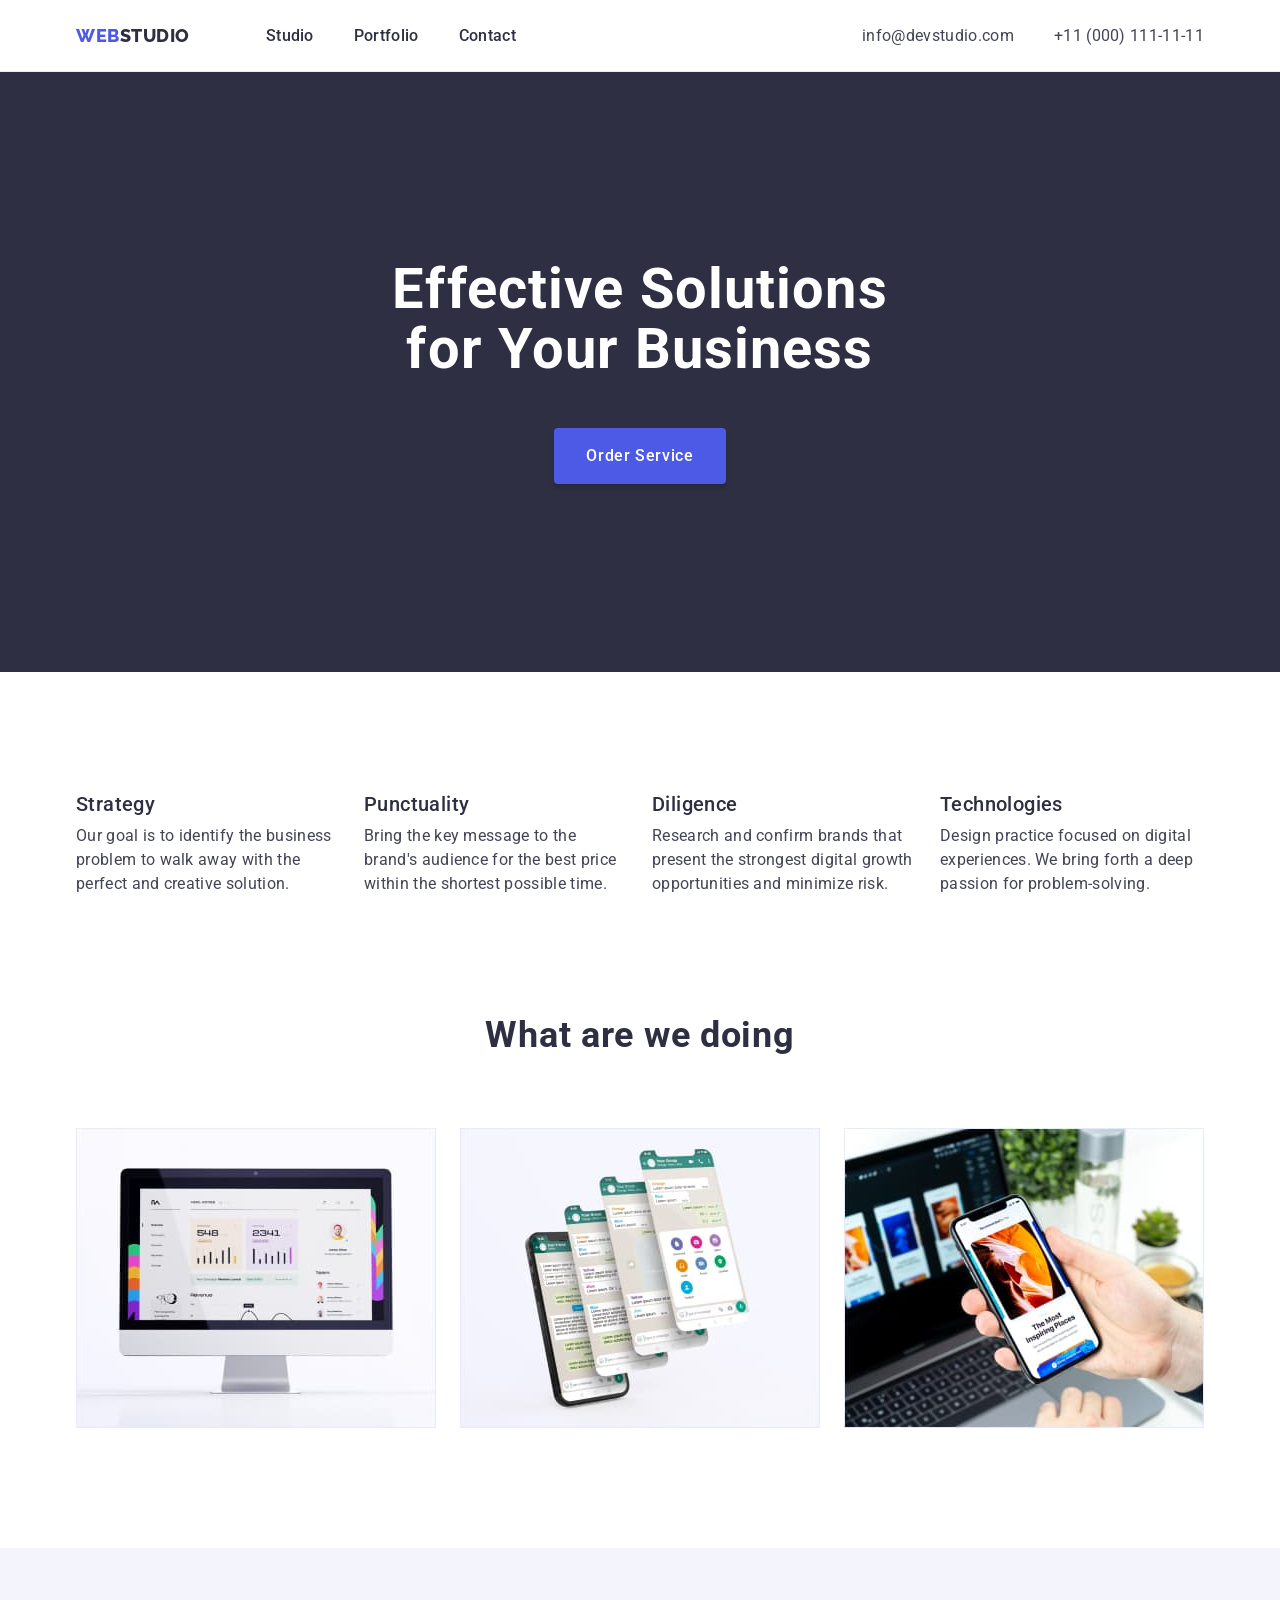
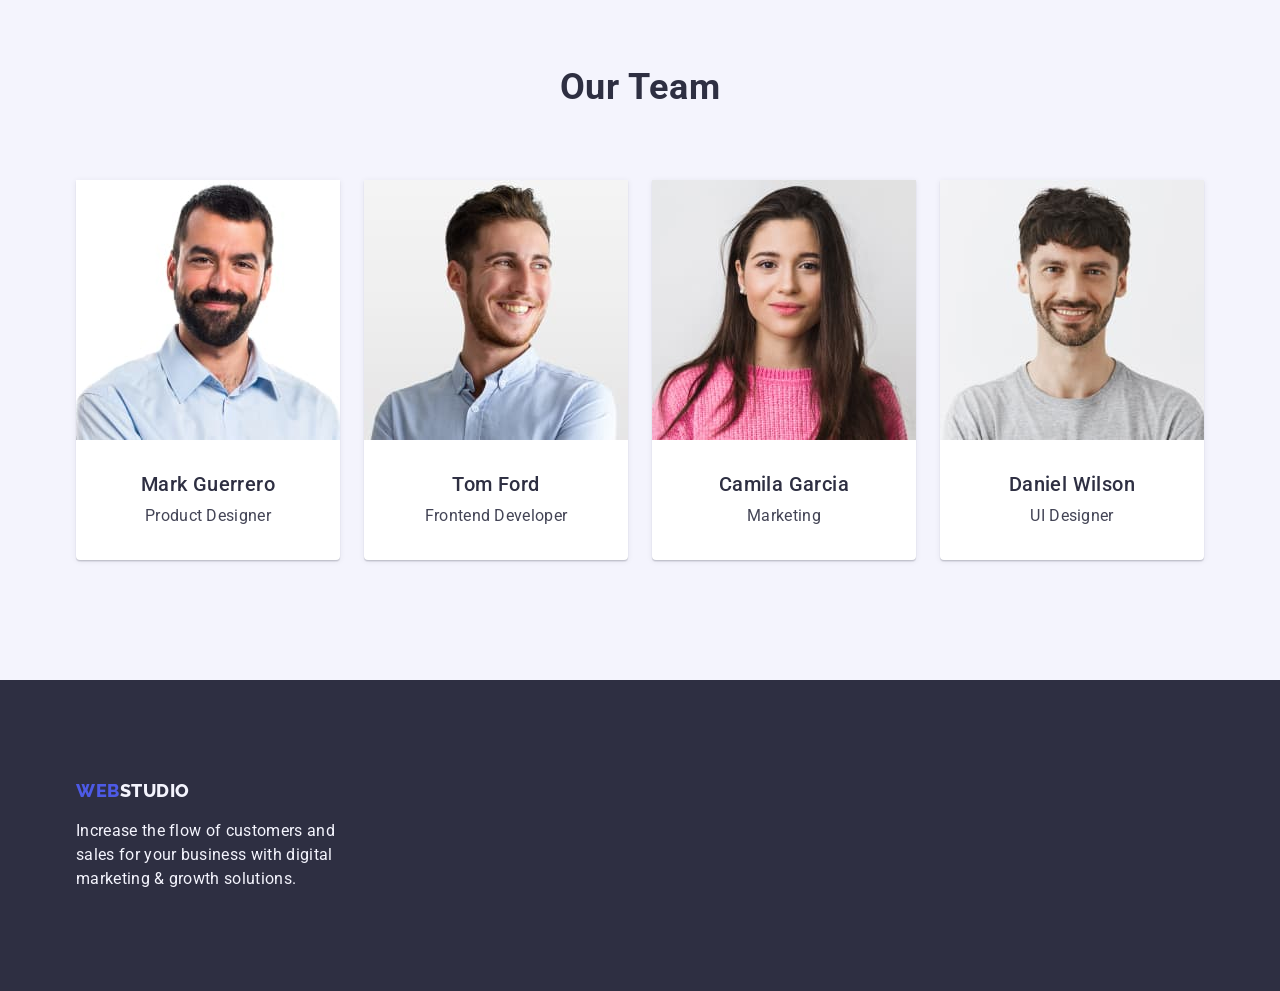
<file: index.html>
<!DOCTYPE html>
<html lang="en">
  <head>
    <meta charset="UTF-8" />
    <meta name="viewport" content="width=device-width, initial-scale=1.0" />
    <link
      href="
https://cdn.jsdelivr.net/npm/modern-normalize@2.0.0/modern-normalize.min.css
"
      rel="stylesheet"
    />
    <link rel="stylesheet" href="css/styles.css" />
    <link
      href="https://fonts.googleapis.com/css2?family=Raleway:wght@800&family=Roboto:wght@400;500;700;900&display=swap"
      rel="stylesheet"
    />

    <title>Webstudio - Home Page</title>
  </head>
  <body>
    <header>
      <div class="container">
        <a class="logo" href="./">Web<span class="accent">Studio</span> </a>
        <nav>
          <ul class="nav-links">
            <li class="text-m-500">
              <a class="link" href="./">Studio</a>
            </li>
            <li class="text-m-500">
              <a class="link" href="./portfolio">Portfolio</a>
            </li>
            <li class="text-m-500">
              <a a class="link" href="./">Contact</a>
            </li>
          </ul>
        </nav>
        <ul class="contact">
          <li class="text-m">
            <a class="link" href="mailto:info@devstudio.com"
              >info@devstudio.com</a
            >
          </li>
          <li class="text-m">
            <a class="link" href="tel:+11(000)111-11-11">+11 (000) 111-11-11</a>
          </li>
        </ul>
      </div>
    </header>
    <main>
      <section class="hero section">
        <div class="container">
          <h1 class="header-xl">Effective Solutions for Your Business</h1>
          <button class="hero-button text-btn" type="button">
            Order Service
          </button>
        </div>
      </section>
      <section class="strong-sides-section section">
        <div class="container">
          <h2 class="visually-hidden">Lorem ipsum dolor sit amet.</h2>
          <ul class="strong-sides">
            <li class="strong-side">
              <h3 class="header-s">Strategy</h3>
              <p class="text-m">
                Our goal is to identify the business problem to walk away with
                the perfect and creative solution.
              </p>
            </li>
            <li class="strong-side">
              <h3 class="header-s">Punctuality</h3>
              <p class="text-m">
                Bring the key message to the brand's audience for the best price
                within the shortest possible time.
              </p>
            </li>
            <li class="strong-side">
              <h3 class="header-s">Diligence</h3>
              <p class="text-m">
                Research and confirm brands that present the strongest digital
                growth opportunities and minimize risk.
              </p>
            </li>
            <li class="strong-side">
              <h3 class="header-s">Technologies</h3>
              <p class="text-m">
                Design practice focused on digital experiences. We bring forth a
                deep passion for problem-solving.
              </p>
            </li>
          </ul>
        </div>
      </section>
      <section class="our-job section">
        <div class="container">
          <h2 class="header-m">What are we doing</h2>
          <ul class="our-job-container">
            <li>
              <img
                width="360"
                height="300"
                src="./images/img1.jpg"
                alt="The image depicts a computer monitor screen with an open application in the background."
              />
            </li>
            <li>
              <img
                width="360"
                height="300"
                src="./images/img2.jpg"
                alt="The cross-section of the WhatsApp application on a phone."
              />
            </li>
            <li>
              <img
                width="360"
                height="300"
                src="./images/img3.jpg"
                alt="The person holding a phone with an open web page. In the background, a website design is visible in a graphic design program."
              />
            </li>
          </ul>
        </div>
      </section>
      <section class="team-presentation section">
        <div class="container">
          <h2 class="header-m">Our Team</h2>
          <ul class="team-members">
            <li class="team-member">
              <img
                width="264"
                height="260"
                src="./images/img4.jpg"
                alt="Mark Guerrero, product designer"
              />
              <div class="team-member-text">
                <h3 class="header-s">Mark Guerrero</h3>
                <p class="text-m">Product Designer</p>
              </div>
            </li>
            <li class="team-member">
              <img
                width="264"
                height="260"
                src="./images/img5.jpg"
                alt="Tom Ford, frontend developer"
              />
              <div class="team-member-text">
                <h3 class="header-s">Tom Ford</h3>
                <p class="text-m">Frontend Developer</p>
              </div>
            </li>
            <li class="team-member">
              <img
                width="264"
                height="260"
                src="./images/img6.jpg"
                alt="Camila Gracia, marketing"
              />
              <div class="team-member-text">
                <h3 class="header-s">Camila Garcia</h3>
                <p class="text-m">Marketing</p>
              </div>
            </li>
            <li class="team-member">
              <img
                width="264"
                height="260"
                src="./images/img7.jpg"
                alt="Daniel Wilson, UI designer"
              />
              <div class="team-member-text">
                <h3 class="header-s">Daniel Wilson</h3>
                <p class="text-m">UI Designer</p>
              </div>
            </li>
          </ul>
        </div>
      </section>
    </main>
    <footer>
      <div class="container">
        <a class="logo" href="./">Web<span class="accent">Studio</span> </a>
        <p class="text-m footer-text">
          Increase the flow of customers and sales for your business with
          digital marketing & growth solutions.
        </p>
      </div>
    </footer>
  </body>
</html>
</file>
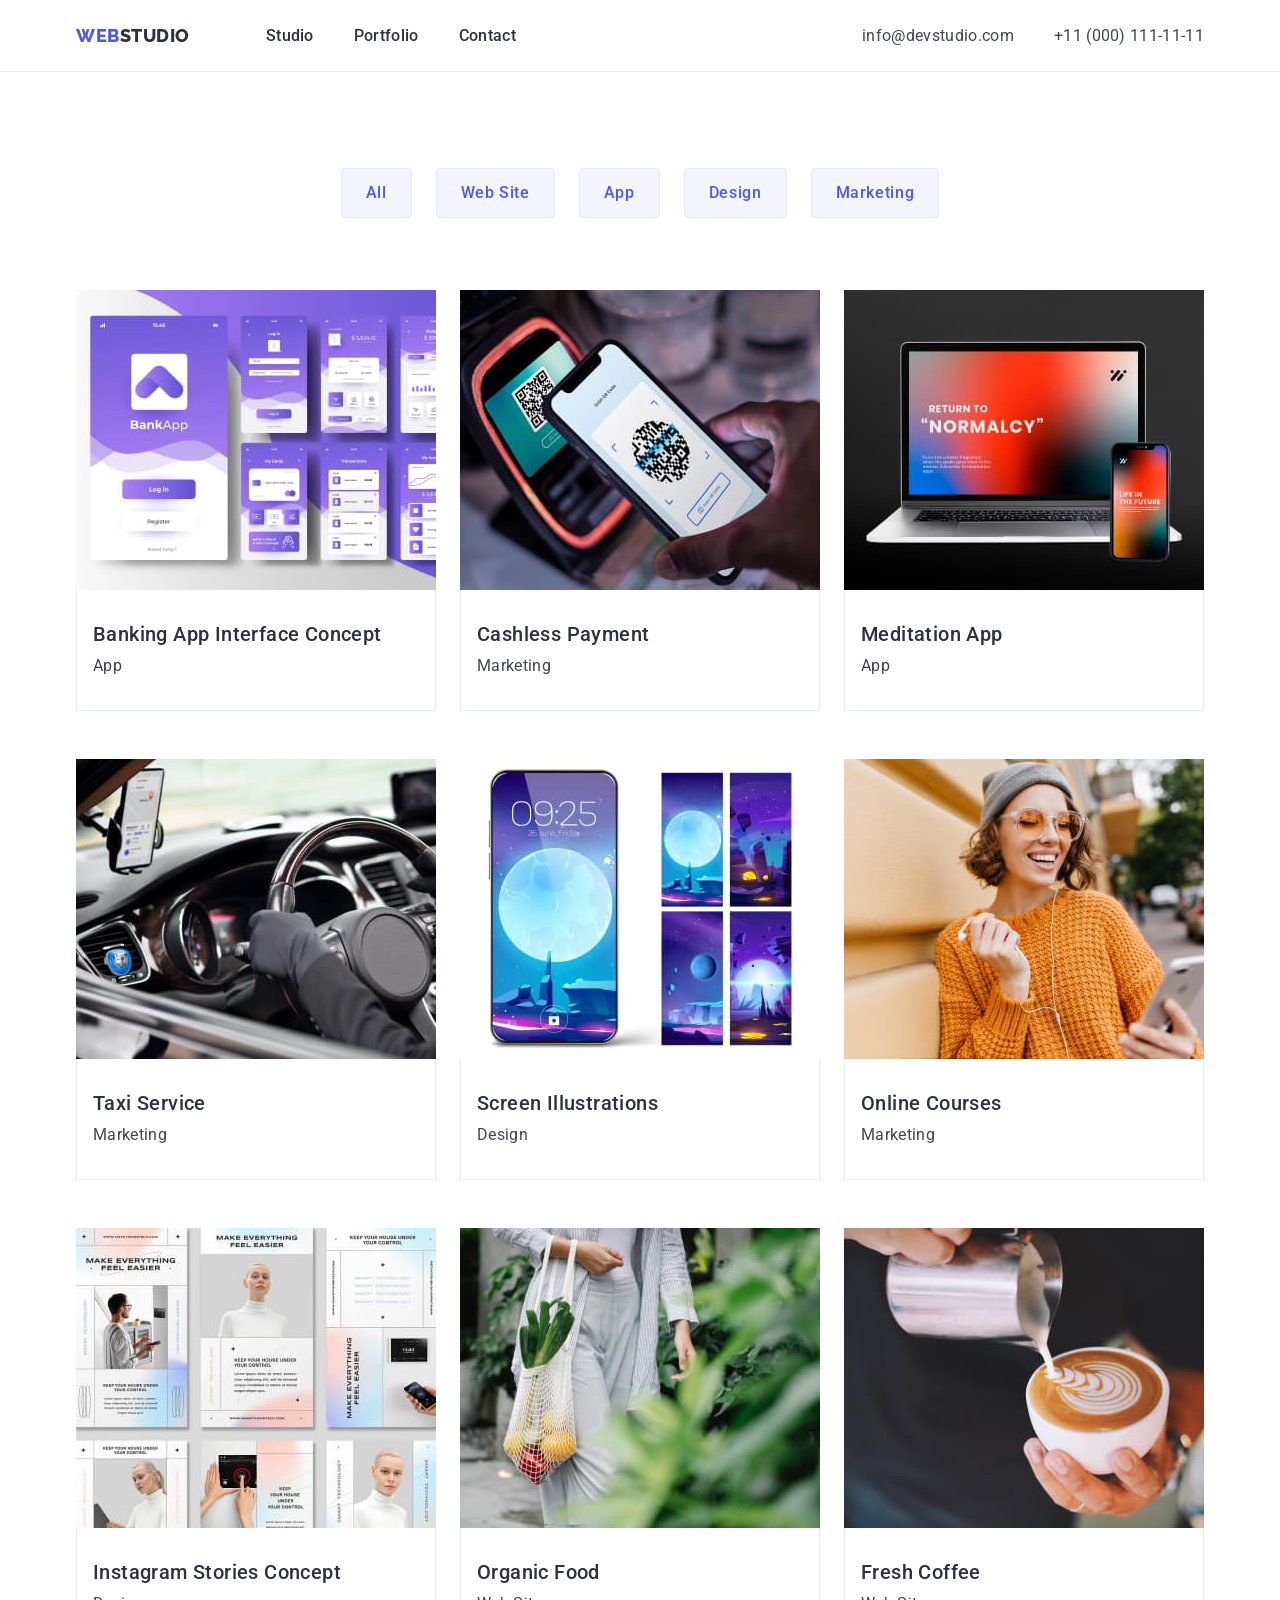
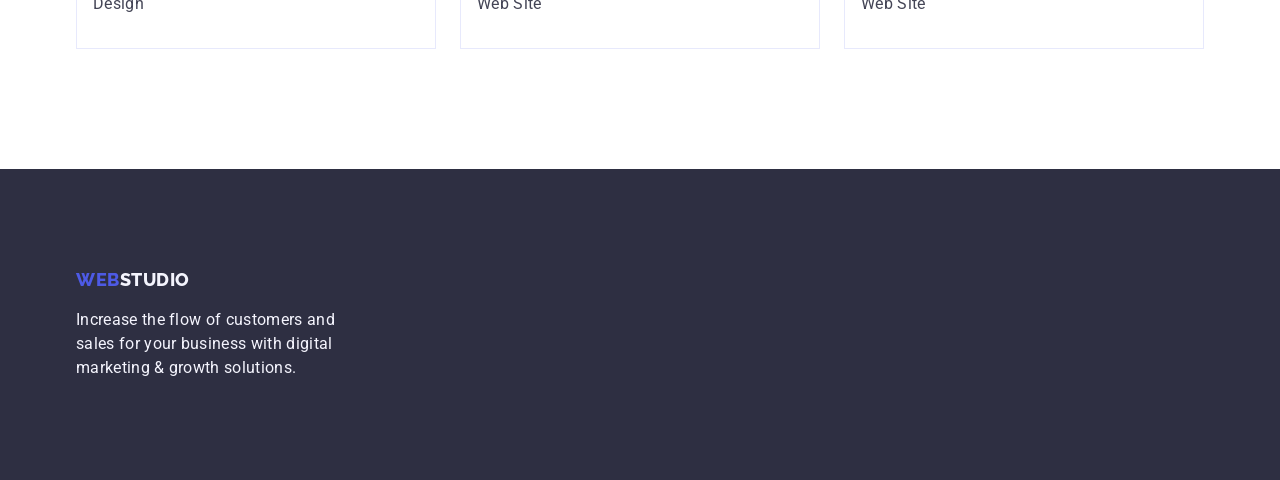
<file: portfolio.html>
<!DOCTYPE html>
<html lang="en">
  <head>
    <meta charset="UTF-8" />
    <meta name="viewport" content="width=device-width, initial-scale=1.0" />
    <title>Webstudio - Portfolio</title>
    <link
      href="
    https://cdn.jsdelivr.net/npm/modern-normalize@2.0.0/modern-normalize.min.css
    "
      rel="stylesheet"
    />
    <link rel="stylesheet" href="css/styles.css" />
    <link
      href="https://fonts.googleapis.com/css2?family=Raleway:wght@800&family=Roboto:wght@400;500;700;900&display=swap"
      rel="stylesheet"
    />
  </head>
  <body>
    <header>
      <div class="container">
        <a class="logo" href="./">Web<span class="accent">Studio</span> </a>
        <nav>
          <ul class="nav-links">
            <li class="text-m-500">
              <a class="link" href="./studio">Studio</a>
            </li>
            <li class="text-m-500">
              <a class="link" href="./portfolio">Portfolio</a>
            </li>
            <li class="text-m-500">
              <a a class="link" href="./contact">Contact</a>
            </li>
          </ul>
        </nav>
        <ul class="contact">
          <li class="text-m">
            <a class="link" href="mailto:info@devstudio.com"
              >info@devstudio.com</a
            >
          </li>
          <li class="text-m">
            <a class="link" href="tel:+11(000)111-11-11">+11 (000) 111-11-11</a>
          </li>
        </ul>
      </div>
    </header>
    <main>
      <section class="projects">
        <div class="container">
          <h1 class="visually-hidden">Lorem ipsum dolor sit amet.</h1>
          <ul class="filters">
            <li class="filter">
              <button class="text-btn filter-button" type="button">All</button>
            </li>
            <li class="filter">
              <button class="text-btn filter-button" type="button">
                Web Site
              </button>
            </li>
            <li class="filter">
              <button class="text-btn filter-button" type="button">App</button>
            </li>
            <li class="filter">
              <button class="text-btn filter-button" type="button">
                Design
              </button>
            </li>
            <li class="filter">
              <button class="text-btn filter-button" type="button">
                Marketing
              </button>
            </li>
          </ul>
          <ul class="projects-container">
            <li class="project">
              <img
                width="360"
                height="300"
                src="./images/banking-app.jpg"
                alt="Image presenting interface concept of banking app"
              />
              <div class="project-text">
                <h3 class="header-s">Banking App Interface Concept</h3>
                <p class="text-m">App</p>
              </div>
            </li>
            <li class="project">
              <img
                width="360"
                height="300"
                src="./images/cashless-payment.jpg"
                alt="Image showing the cashless payment "
              />
              <div class="project-text">
                <h3 class="header-s">Cashless Payment</h3>
                <p class="text-m">Marketing</p>
              </div>
            </li>
            <li class="project">
              <img
                width="360"
                height="300"
                src="./images/mediation-app.jpg"
                alt="Image presenting the moblie and desktop layout of the app"
              />
              <div class="project-text">
                <h3 class="header-s">Meditation App</h3>
                <p class="text-m">App</p>
              </div>
            </li>
            <li class="project">
              <img
                width="360"
                height="300"
                src="./images/taxi-service.jpg"
                alt="Man is driving a car and is using an app on his phone"
              />
              <div class="project-text">
                <h3 class="header-s">Taxi Service</h3>
                <p class="text-m">Marketing</p>
              </div>
            </li>
            <li class="project">
              <img
                width="360"
                height="300"
                src="./images/screen-ilustrations.jpg"
                alt="Image shows different stages of screen ilustrations"
              />
              <div class="project-text">
                <h3 class="header-s">Screen Illustrations</h3>
                <p class="text-m">Design</p>
              </div>
            </li>
            <li class="project">
              <img
                width="360"
                height="300"
                src="./images/online-courses.jpg"
                alt="Women is listening something from her phone"
              />
              <div class="project-text">
                <h3 class="header-s">Online Courses</h3>
                <p class="text-m">Marketing</p>
              </div>
            </li>
            <li class="project">
              <img
                width="360"
                height="300"
                src="./images/instagram-stories-concept.jpg"
                alt="Desing of instagram stories"
              />
              <div class="project-text">
                <h3 class="header-s">Instagram Stories Concept</h3>
                <p class="text-m">Design</p>
              </div>
            </li>
            <li class="project">
              <img
                width="360"
                height="300"
                src="./images/organic-food.jpg"
                alt="Person is holding a bag with wegetables"
              />
              <div class="project-text">
                <h3 class="header-s">Organic Food</h3>
                <p class="text-m">Web Site</p>
              </div>
            </li>
            <li class="project">
              <img
                width="360"
                height="300"
                src="./images/fresh-coffee.jpg"
                alt="A man is prepering a cup of coffee"
              />
              <div class="project-text">
                <h3 class="header-s">Fresh Coffee</h3>
                <p class="text-m">Web Site</p>
              </div>
            </li>
          </ul>
        </div>
      </section>
    </main>
    <footer>
      <div class="container">
        <a class="logo" href="./">Web<span class="accent">Studio</span> </a>
        <p class="text-m footer-text">
          Increase the flow of customers and sales for your business with
          digital marketing & growth solutions.
        </p>
      </div>
    </footer>
  </body>
</html>
</file>
<file: css/styles.css>
/* Variables */
:root {
  --iris: #4d5ae5; /* Primary Brand*/
  --ocean: #404bbf; /* Pressed state*/
  --navyblue: #2e2f42; /* Dark*/
  --green: #31d0aa; /* Success*/
  --slate: #434455; /* Text*/
  --lightslate: #8e8f99; /* Subtle text*/
  --cornflower: #e7e9fc; /* Accent*/
  --cloud: #f4f4fd; /* Light*/
  --navybluemodal: #2e2f4266; /* Modal overlay*/
  --grey: #2e2f42; /* Hero background*/
  --white: #fff; /* White background*/
  --dairy: #fcfcfc; /* Modal background*/
}

/* Reset styles */

ul {
  list-style: none;
  margin: 0;
  padding: 0;
}

h1,
h2,
h3,
h4,
h5,
h6,
p {
  margin: 0;
}

/* Typography */
.header-xl {
  font-family: "Roboto", sans-serif;
  font-size: 56px;
  font-weight: 700;
  line-height: 1.07;
  letter-spacing: 1.12px;
  text-align: center;
}
.header-m {
  font-family: "Roboto", sans-serif;
  font-size: 36px;
  font-weight: 700;
  line-height: 1.11;
  letter-spacing: 0.72px;
  color: var(--navyblue);
  text-align: center;
}
.header-s {
  font-family: "Roboto", sans-serif;
  font-size: 20px;
  font-weight: 500;
  line-height: 1.2;
  letter-spacing: 0.4px;
  color: var(--navyblue);
}
.text-m {
  font-family: "Roboto", sans-serif;
  font-size: 16px;
  line-height: 1.5;
  letter-spacing: 0.32px;
  color: var(--slate, #434455);
}
.text-s {
  font-family: "Roboto", sans-serif;
  font-size: 12px;
  line-height: 1.16;
  letter-spacing: 0.48px;
}
.text-m-500 {
  font-family: "Roboto", sans-serif;
  font-weight: 500;
  font-size: 16px;
  line-height: 1.5;
  letter-spacing: 0.32px;
}
.text-btn {
  font-family: "Roboto", sans-serif;
  font-weight: 500;
  font-size: 16px;
  line-height: 1.5;
  letter-spacing: 0.64px;
}
.text-link {
  font-family: "Roboto", sans-serif;
  font-size: 12px;
  line-height: 1.33;
  letter-spacing: 0.48px;
  text-decoration: underline;
}

/* Main CSS */

/* Global styles */

.visually-hidden {
  position: absolute;
  width: 1px;
  height: 1px;
  margin: -1px;
  border: 0;
  padding: 0;

  white-space: nowrap;
  clip-path: inset(100%);
  clip: rect(0 0 0 0);
  overflow: hidden;
}

body {
  font-family: "Roboto", sans-serif;
  color: var(--navyblue);
}
.container {
  width: 100%;
  max-width: 1158px;
  padding: 0 15px;
  margin: 0 auto;
}
header {
  height: 72px;
  border-bottom: 1px solid var(--cornflower, #e7e9fc);
  background: var(--white, #fff);
}
header .container {
  height: 100%;
  display: flex;
  margin: 0 auto;
  align-items: center;
}
img {
  width: 100%;
  display: block;
}

button {
  cursor: pointer;
}

nav {
  margin-left: 76px;
}

.logo {
  font-family: "Raleway", sans-serif;
  text-decoration: none;
  color: var(--iris);
  font-size: 18px;
  font-weight: 800;
  line-height: 21px;
  letter-spacing: 0.54px;
  text-transform: uppercase;
}
.logo .accent {
  color: var(--navyblue);
}

.nav-links {
  padding: 0;
  margin: 0;
  list-style: none;
  display: flex;
  gap: 40px;
}

.nav-links .link {
  text-decoration: none;
  color: var(--navyblue);
}

.nav-links .link:hover,
.nav-links .link:focus {
  color: var(--ocean);
}

.contact {
  padding: 0;
  margin: 0;
  list-style: none;
  display: flex;
  gap: 40px;
  margin-left: auto;
}
.contact .link {
  text-decoration: none;
  color: var(--slate);
}
.contact .link:hover,
.contact .link:focus {
  color: var(--ocean, #404bbf);
}

footer {
  background-color: var(--navyblue);
  padding-block: 100px;
}

footer .logo .accent {
  color: var(--cloud);
}
footer .footer-text {
  color: var(--cloud);
  width: 264px;
  margin-top: 18px;
}
.section {
  padding-block: 120px;
}

/* Home */
.hero {
  background-color: var(--navyblue);
  padding: 188px 0px;
  height: 600px;
}
.hero .header-xl {
  color: var(--white, #fff);
  margin: 0;
  width: 496px;
  margin: 0 auto;
  margin-bottom: 48px;
}
.hero .hero-button {
  color: var(--white);
  border: none;
  padding: 16px 32px;
  border-radius: 4px;
  background: var(--iris, #4d5ae5);
  box-shadow: 0px 4px 4px 0px rgba(0, 0, 0, 0.15);
  margin: 0 auto;
  display: block;
}
.hero .hero-button:hover,
.hero .hero-button:focus {
  background: var(--ocean, #404bbf);
}
.team-presentation {
  background-color: var(--cloud);
}
.team-member .team-member-text h3 {
  color: var(--navyblue, #2e2f42);
}
.team-member .team-member-text p {
  color: var(--slate, #434455);
}
.strong-sides-section {
  width: 100%;
}

.strong-sides-section .strong-sides {
  display: flex;
  justify-content: center;
  gap: 24px;
}
.strong-sides-section .strong-sides .strong-side {
  width: 264px;
}
.strong-side > .header-s {
  margin-bottom: 8px;
}

.our-job {
  padding-top: 0;
}
.our-job .header-m {
  margin-bottom: 72px;
}

.our-job > .container > .our-job-container {
  display: flex;
  gap: 24px;
}

.team-presentation .header-m {
  margin-bottom: 72px;
}
.team-presentation .container .team-members {
  display: flex;
  gap: 24px;
}
.team-member {
  background-color: white;
  border-radius: 0px 0px 4px 4px;
  background: var(--white, #fff);
  box-shadow: 0px 2px 1px 0px rgba(46, 47, 66, 0.08),
    0px 1px 1px 0px rgba(46, 47, 66, 0.16),
    0px 1px 6px 0px rgba(46, 47, 66, 0.08);
}
.team-member > .team-member-text {
  padding: 32px 0;
  text-align: center;
}
.team-member-text > .header-s {
  margin-bottom: 8px;
}

/* Portfolio */
.filters {
  list-style: none;
  display: flex;
  justify-content: center;
  gap: 24px;
  margin-bottom: 72px;
}
.filters .filter-button {
  padding: 12px 24px;
  color: var(--iris);
  border-radius: 4px;
  border: 1px solid var(--cornflower, #e7e9fc);
  background: var(--cloud, #f4f4fd);
}
.filters .filter-button:hover,
.filters .filter-button:focus {
  color: var(--white, #fff);
  background: var(--ocean, #404bbf);
  box-shadow: 0px 2px 2px 0px rgba(0, 0, 0, 0.12),
    0px 2px 1px 0px rgba(0, 0, 0, 0.08), 0px 3px 1px 0px rgba(0, 0, 0, 0.1);
}
.projects {
  padding-top: 96px;
  padding-bottom: 120px;
}

.projects-container {
  display: flex;
  flex-wrap: wrap;
  row-gap: 48px;
  column-gap: 24px;
}

.projects-container > .project {
  display: flex;
  width: 360px;
  flex-direction: column;
  flex-shrink: 0;
  flex-basis: calc((100% - 48px) / 3);
}
.projects-container > .project > .project-text {
  padding: 32px 16px;
  border: 1px solid var(--cornflower, #e7e9fc);
  border-top: 0;
  background: var(--white, #fff);
}
.project-text > .header-s {
  margin-bottom: 8px;
}
</file>
